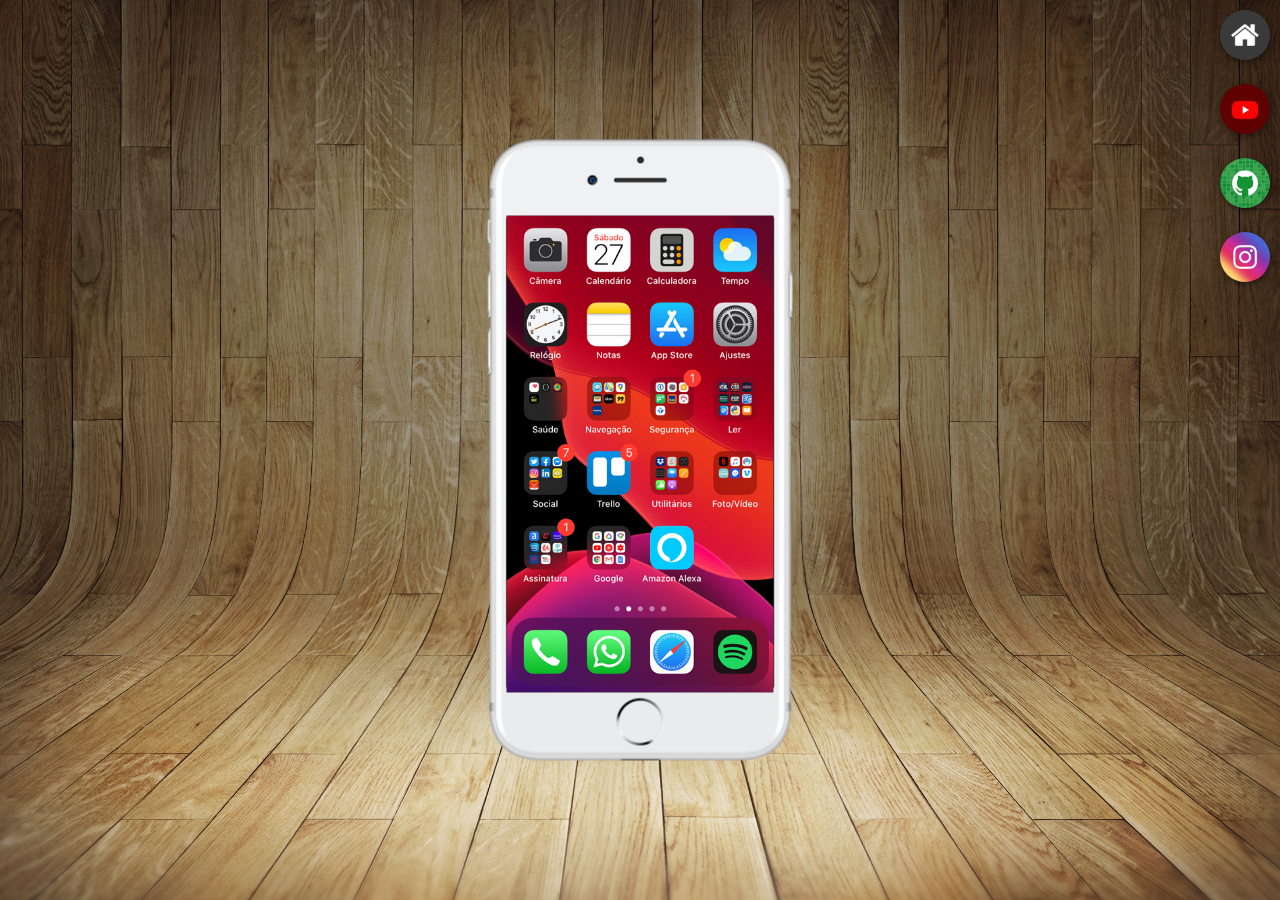
<file: index.html>
<!DOCTYPE html>
<html lang="pt-br">
<head>
    <meta charset="UTF-8">
    <meta name="viewport" content="width=device-width, initial-scale=1.0">
    <title>Projeto Social</title>
    <link rel="stylesheet" href="estilo/style.css">
</head>
<body>
    <main>
        <section id="telefone">
            <iframe src="home.html" frameborder="0" name="tela" id="tela"></iframe>
        </section>
        <section id="redes-sociais">
            <a href="home.html" target="tela"><img src="imagens/logo-home.jpg" alt="Logo Home"></a>
            <a href="youtube.html" target="tela"><img src="imagens/logo-youtube.jpg" alt="Logo Youtube"></a> 
            <a href="github.html" target="tela"><img src="imagens/logo-github.jpg" alt="Logo Github"></a> 
            <a href="instagram.html" target="tela"><img src="imagens/logo-instagram.jpg" alt="Logo Instagram"></a>
        </section>
    </main>
</body>
</html>
</file>
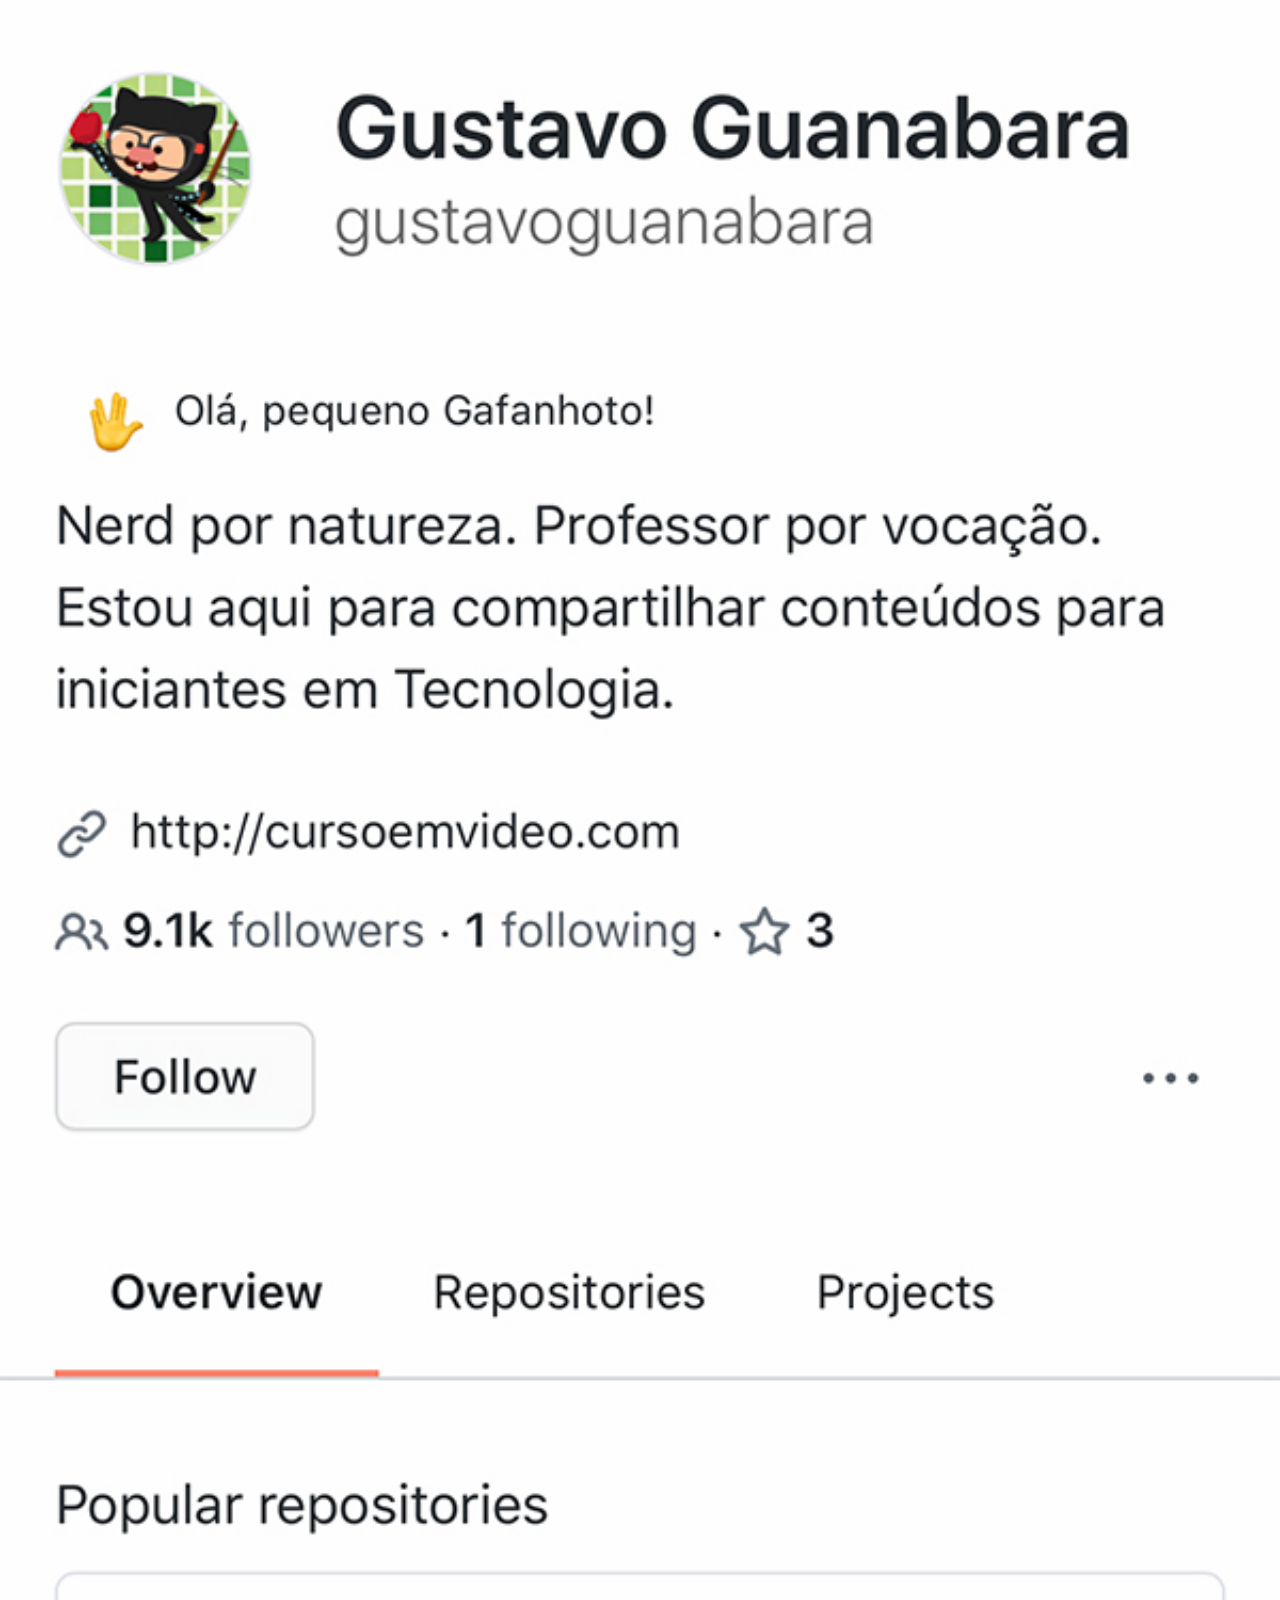
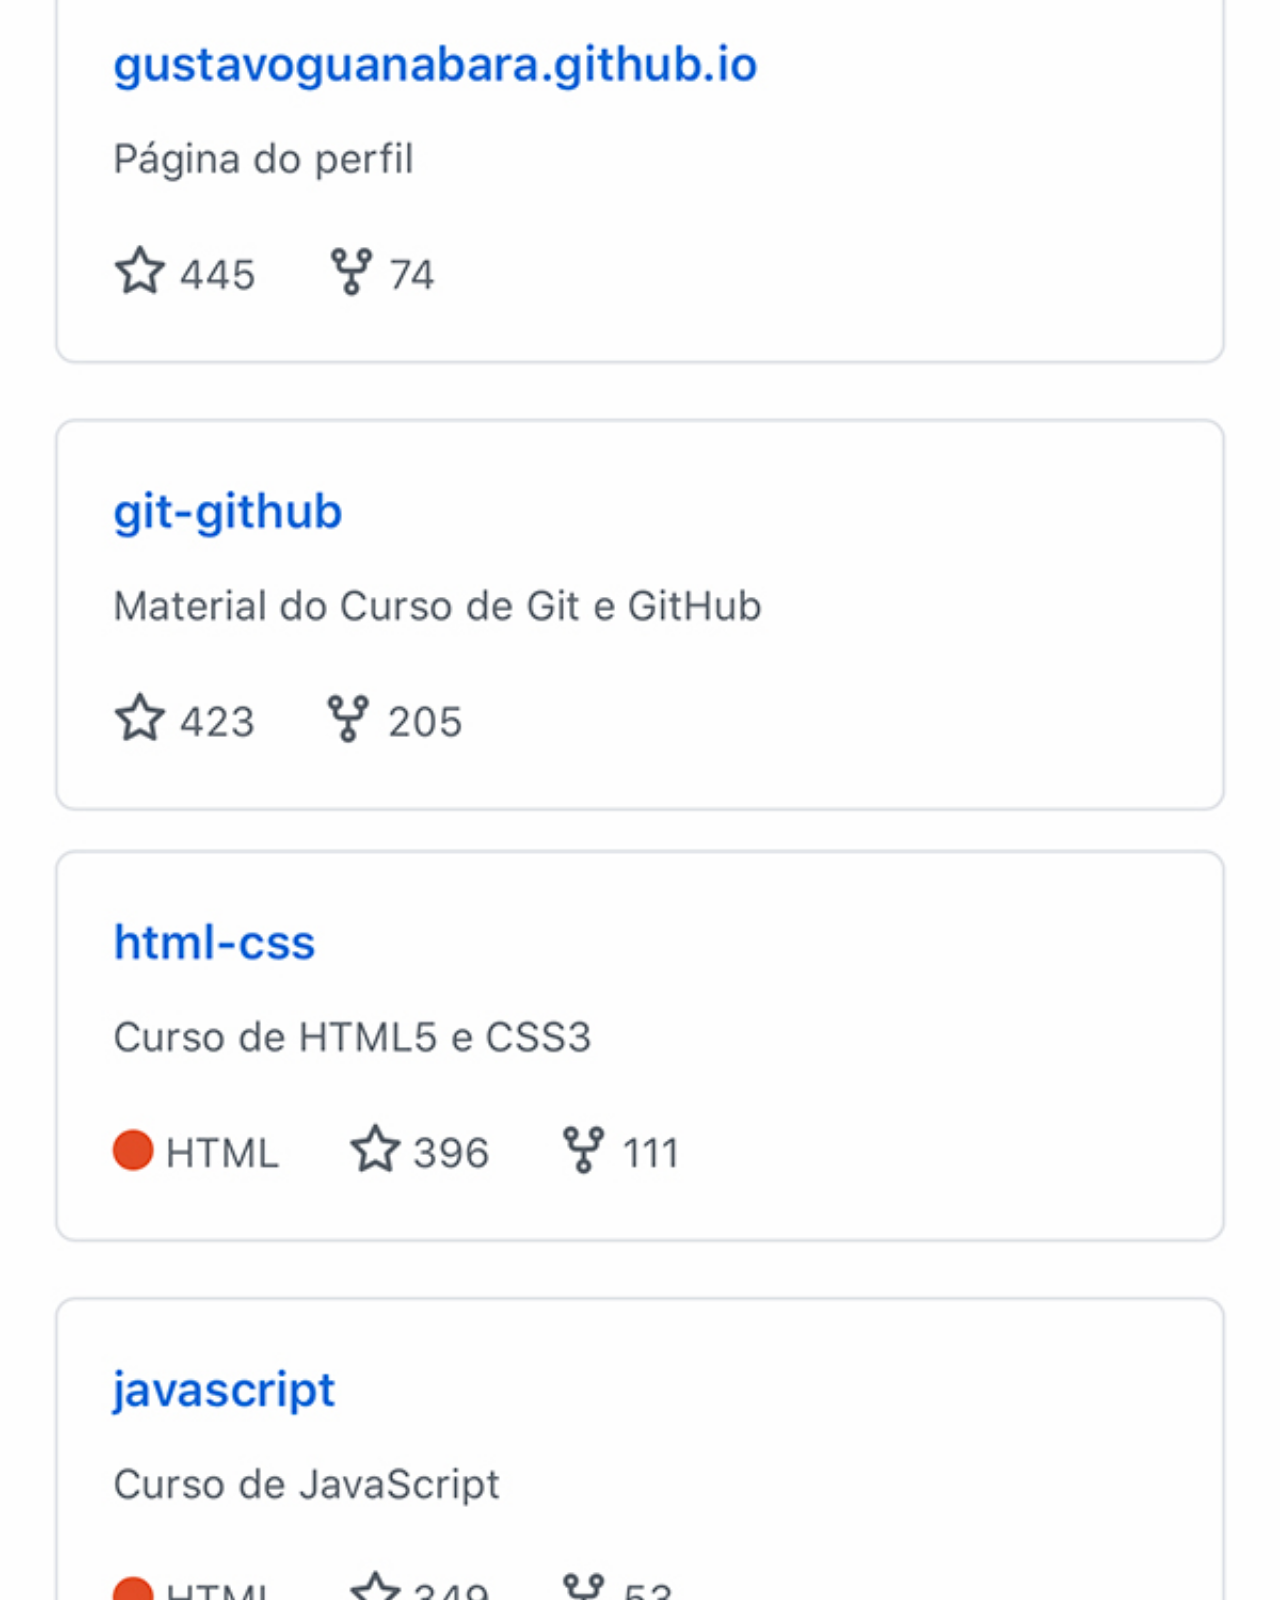
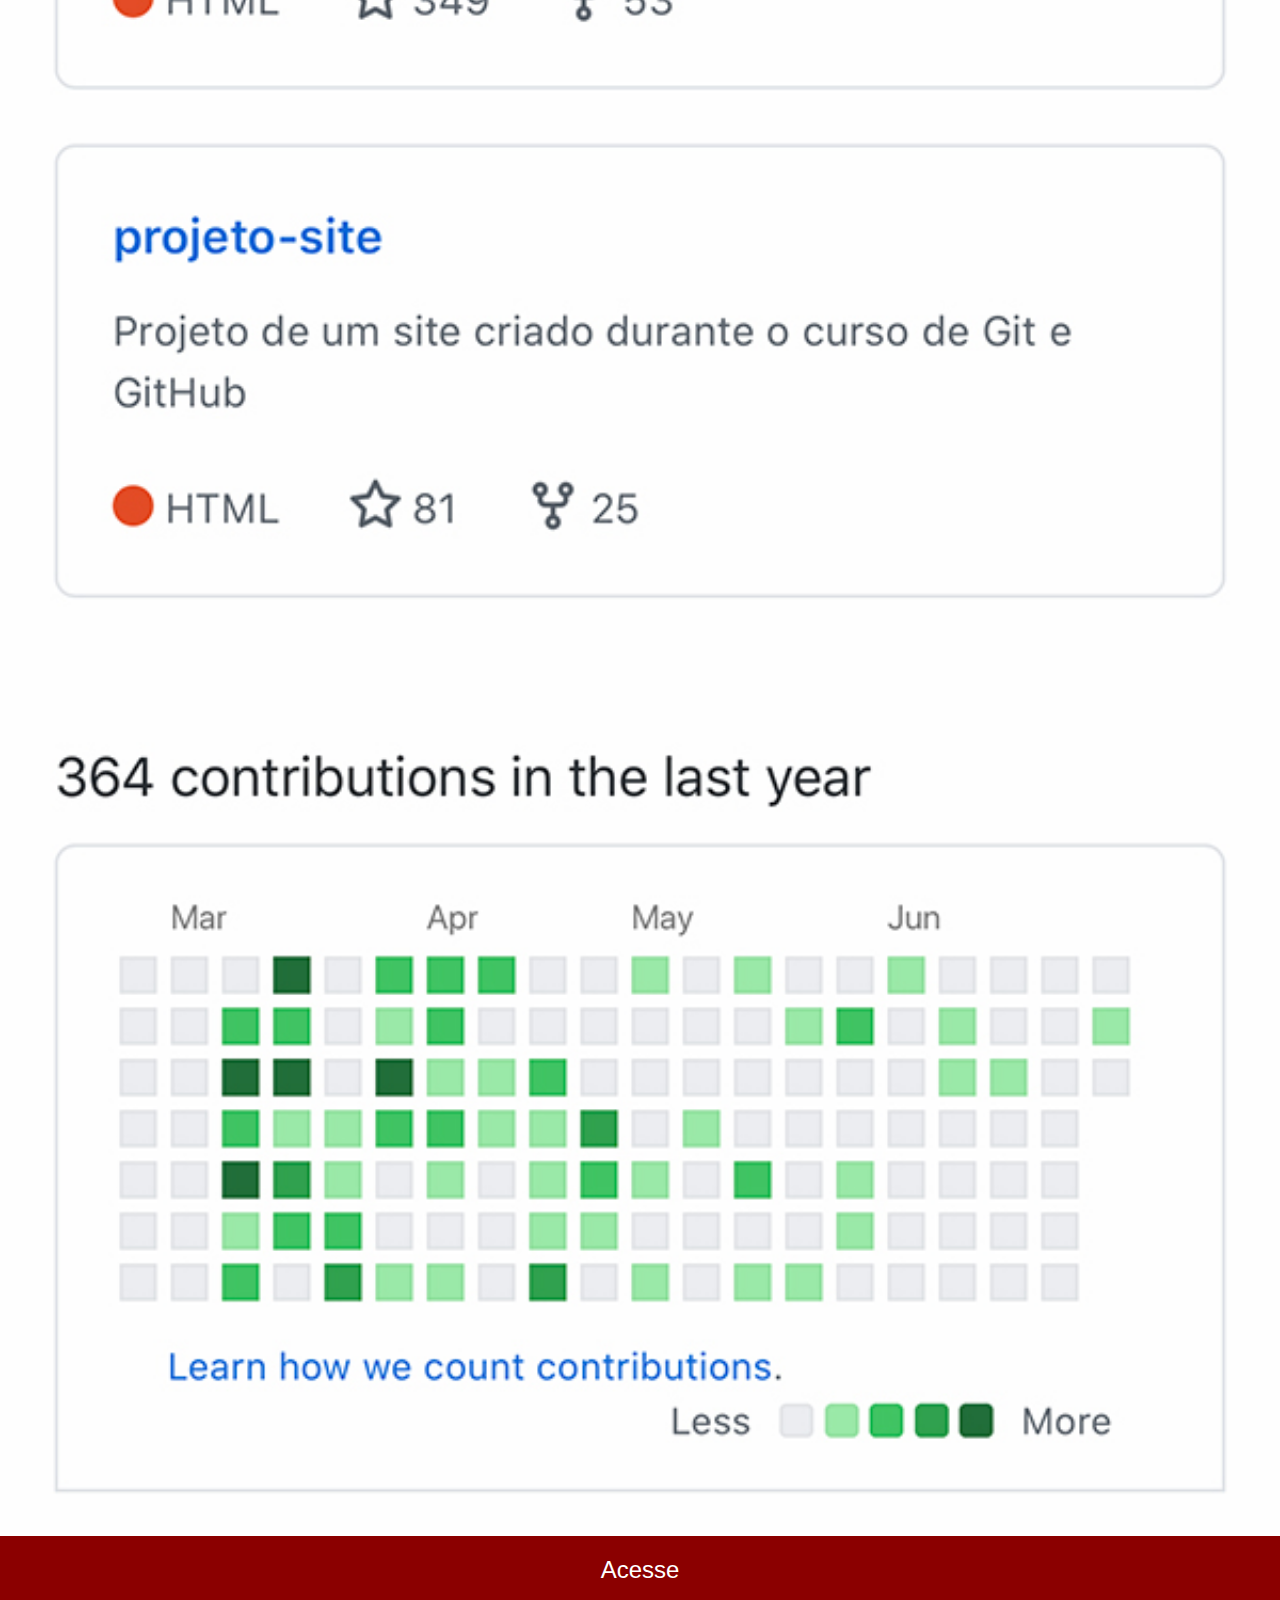
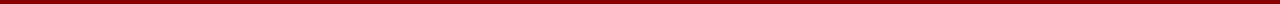
<file: github.html>
<!DOCTYPE html>
<html lang="pt-br">
<head>
    <meta charset="UTF-8">
    <meta name="viewport" content="width=device-width, initial-scale=1.0">
    <title>Git Hub</title>
    <link rel="stylesheet" href="estilo/social.css">
</head>
<body>
    <img src="imagens/tela-github.jpg" alt="Tela GitHub">
    <a href="https://github.com/gustavoguanabara" target="_blank">Acesse</a>
</body>
</html>
</file>
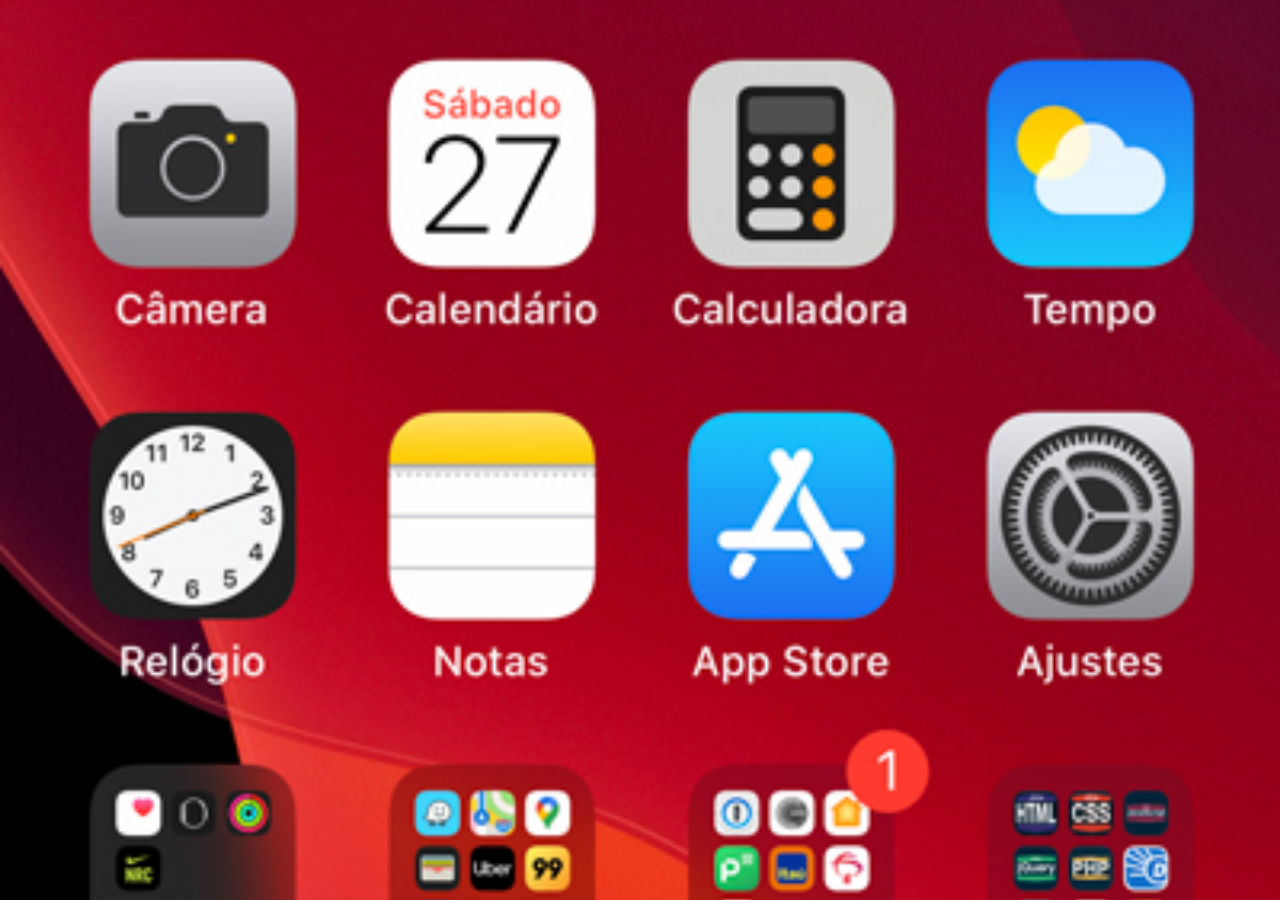
<file: home.html>
<!DOCTYPE html>
<html lang="pt-br">
<head>
    <meta charset="UTF-8">
    <meta name="viewport" content="width=device-width, initial-scale=1.0">
    <title>Home</title>
    <style>
        * {
            margin: 0;
            padding: 0;
        }
        body {
            height: 100vh;
            width: 100vw;
            background-image: url(imagens/tela-home.jpg);
            background-color: black;
            background-position: top center;
            background-repeat: no-repeat;
            background-size: cover;
        }
    </style>
</head>
<body>
    
</body>
</html>
</file>
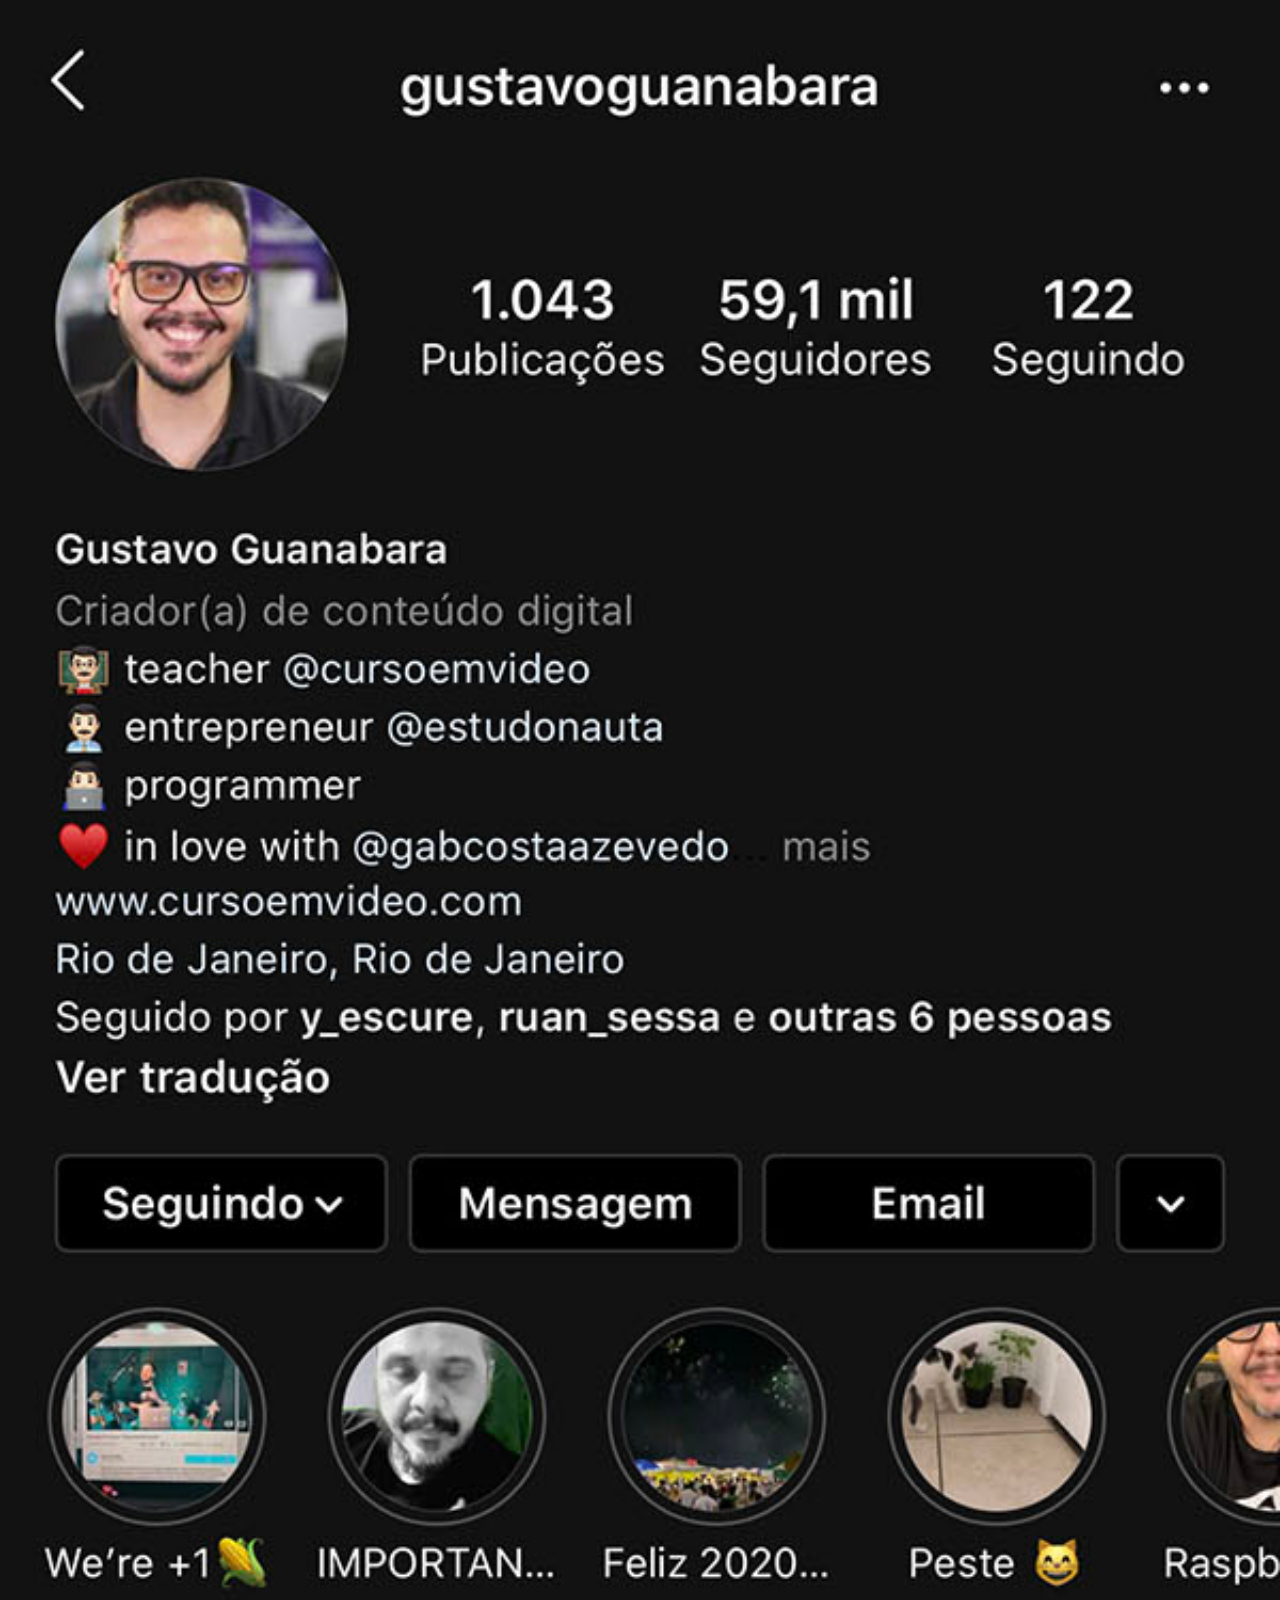
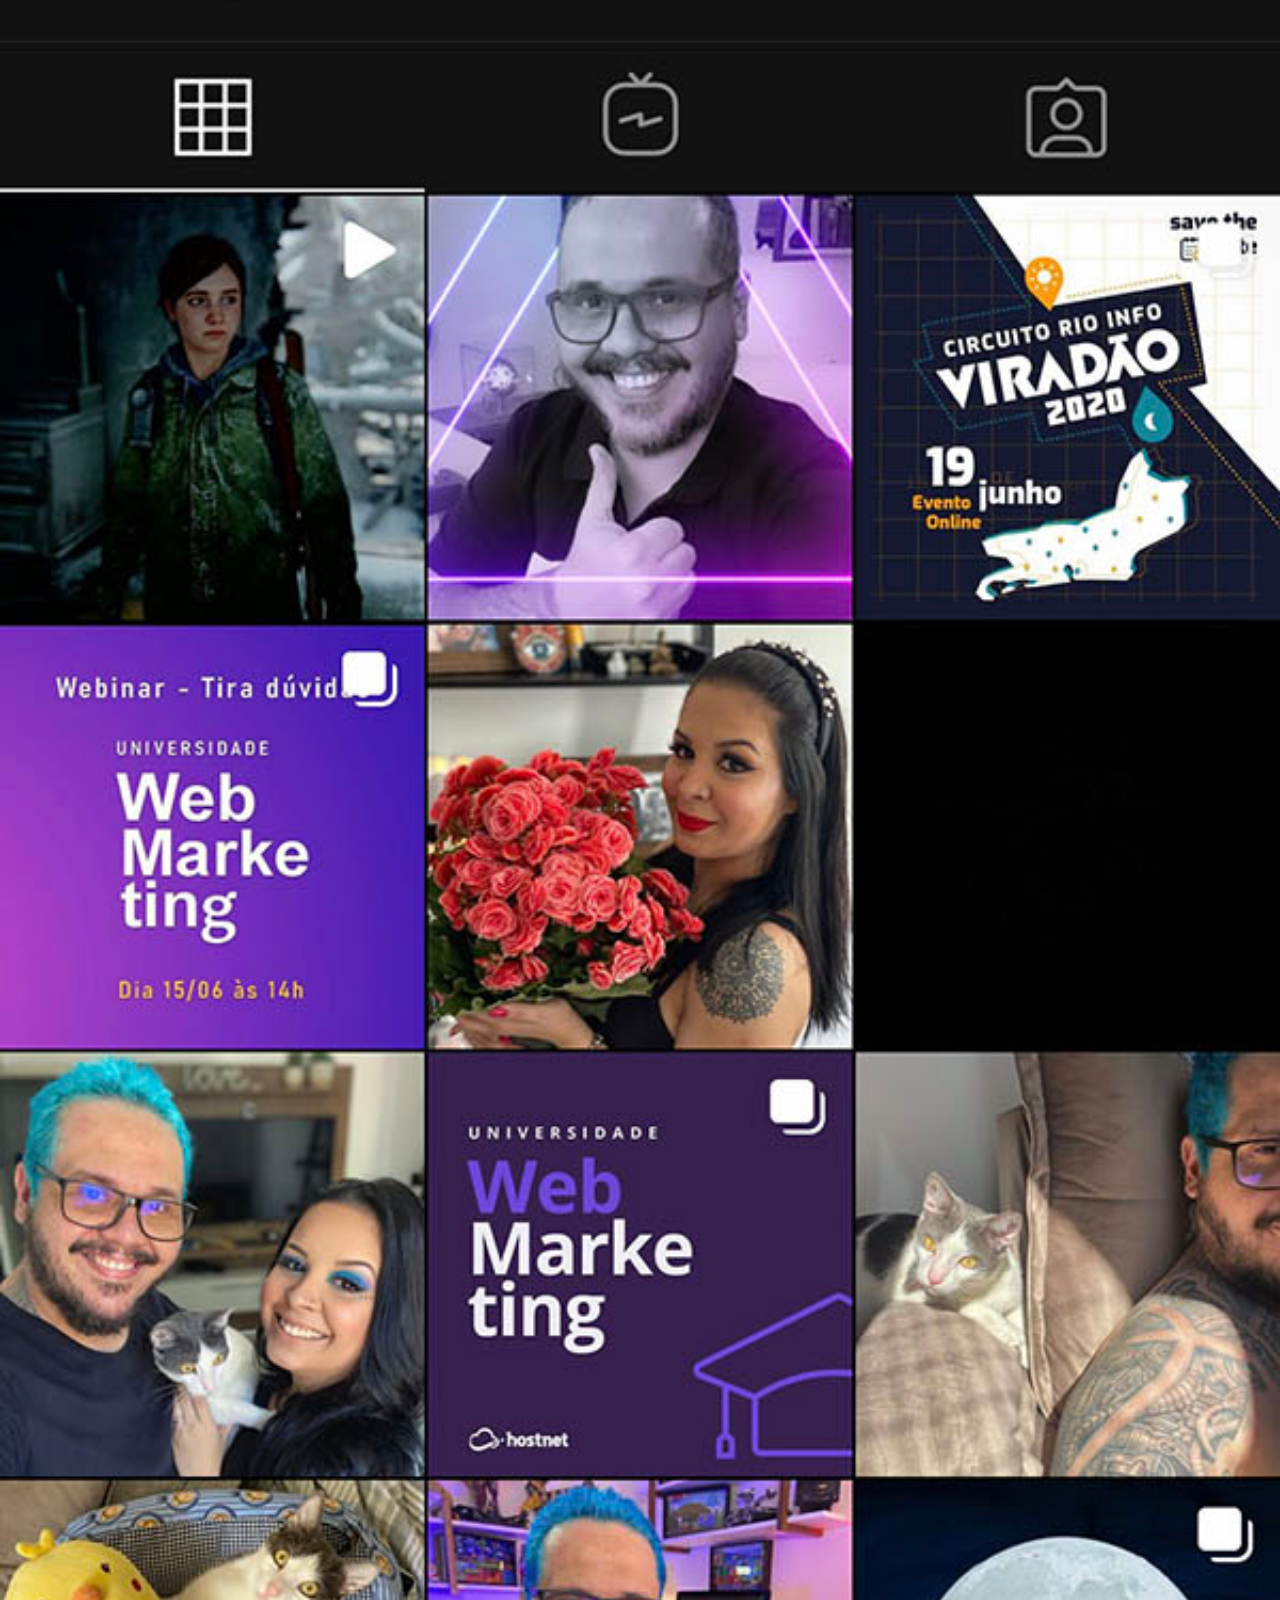
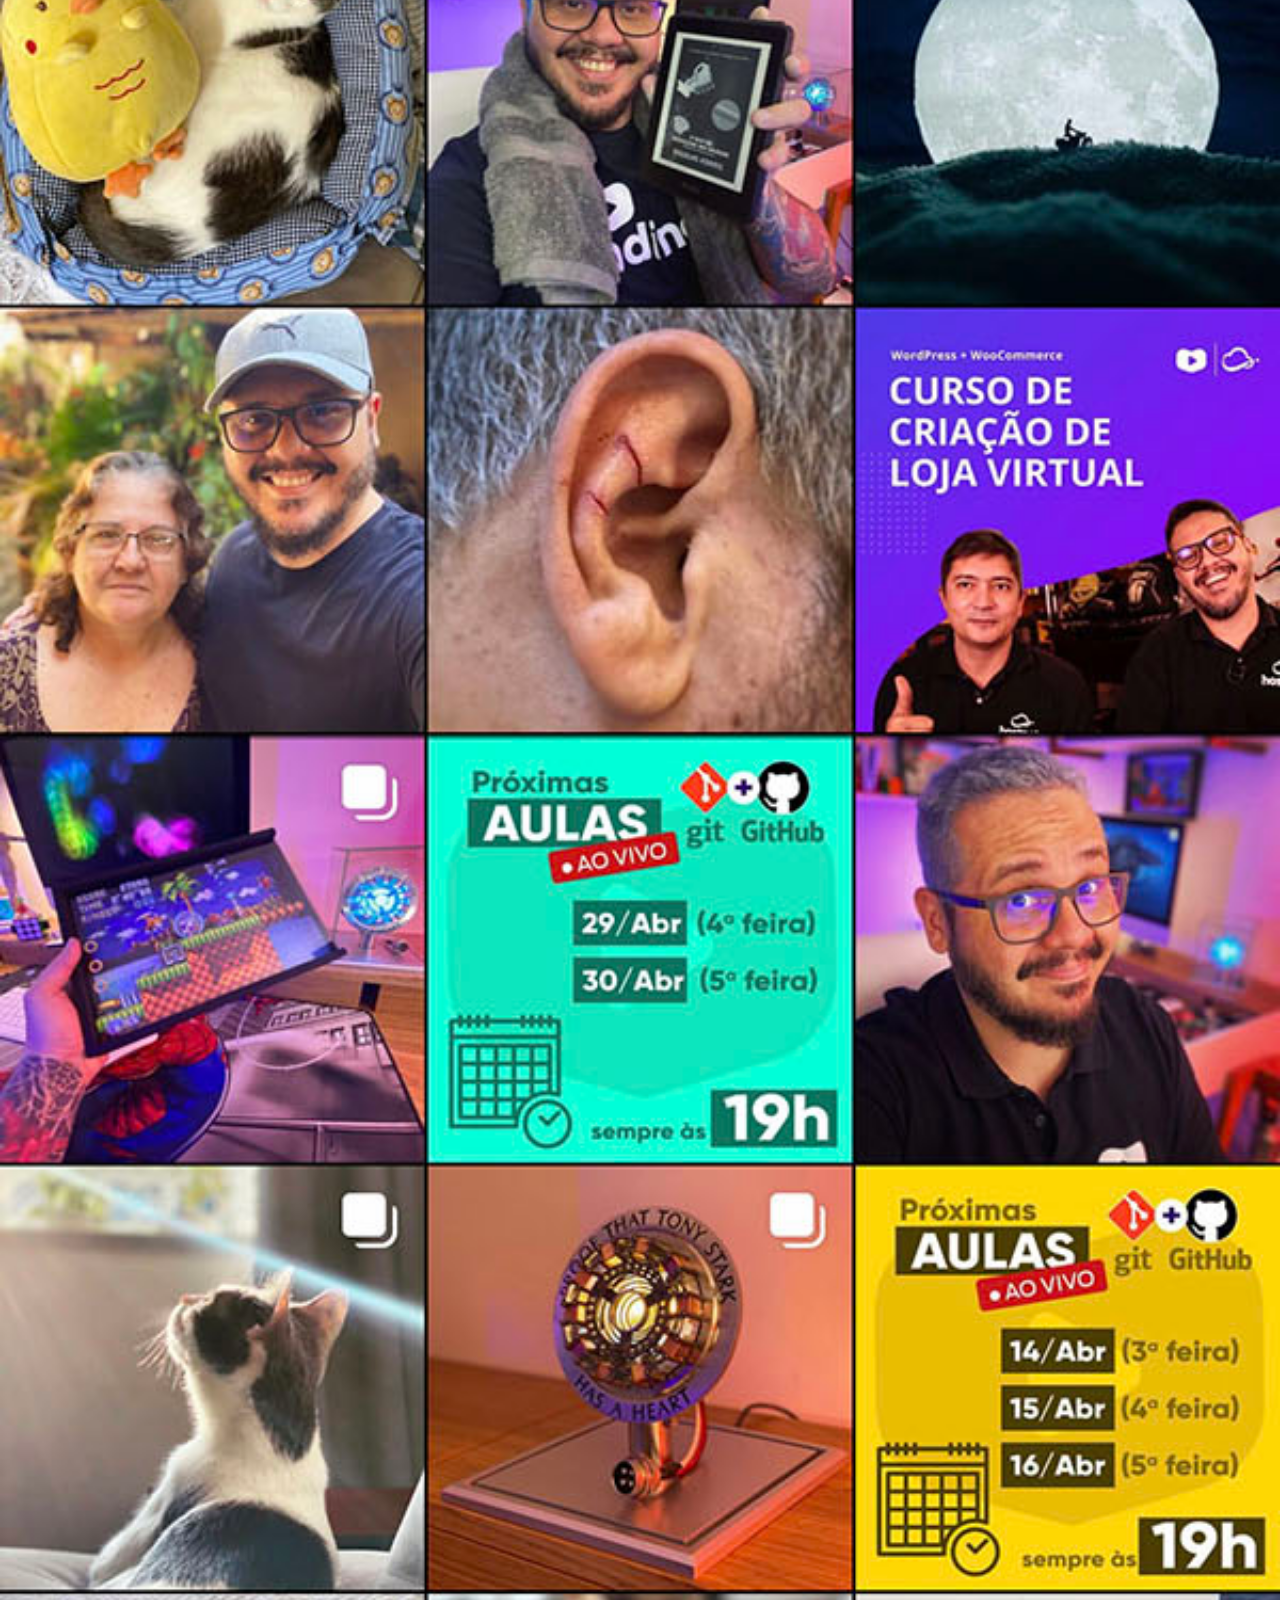
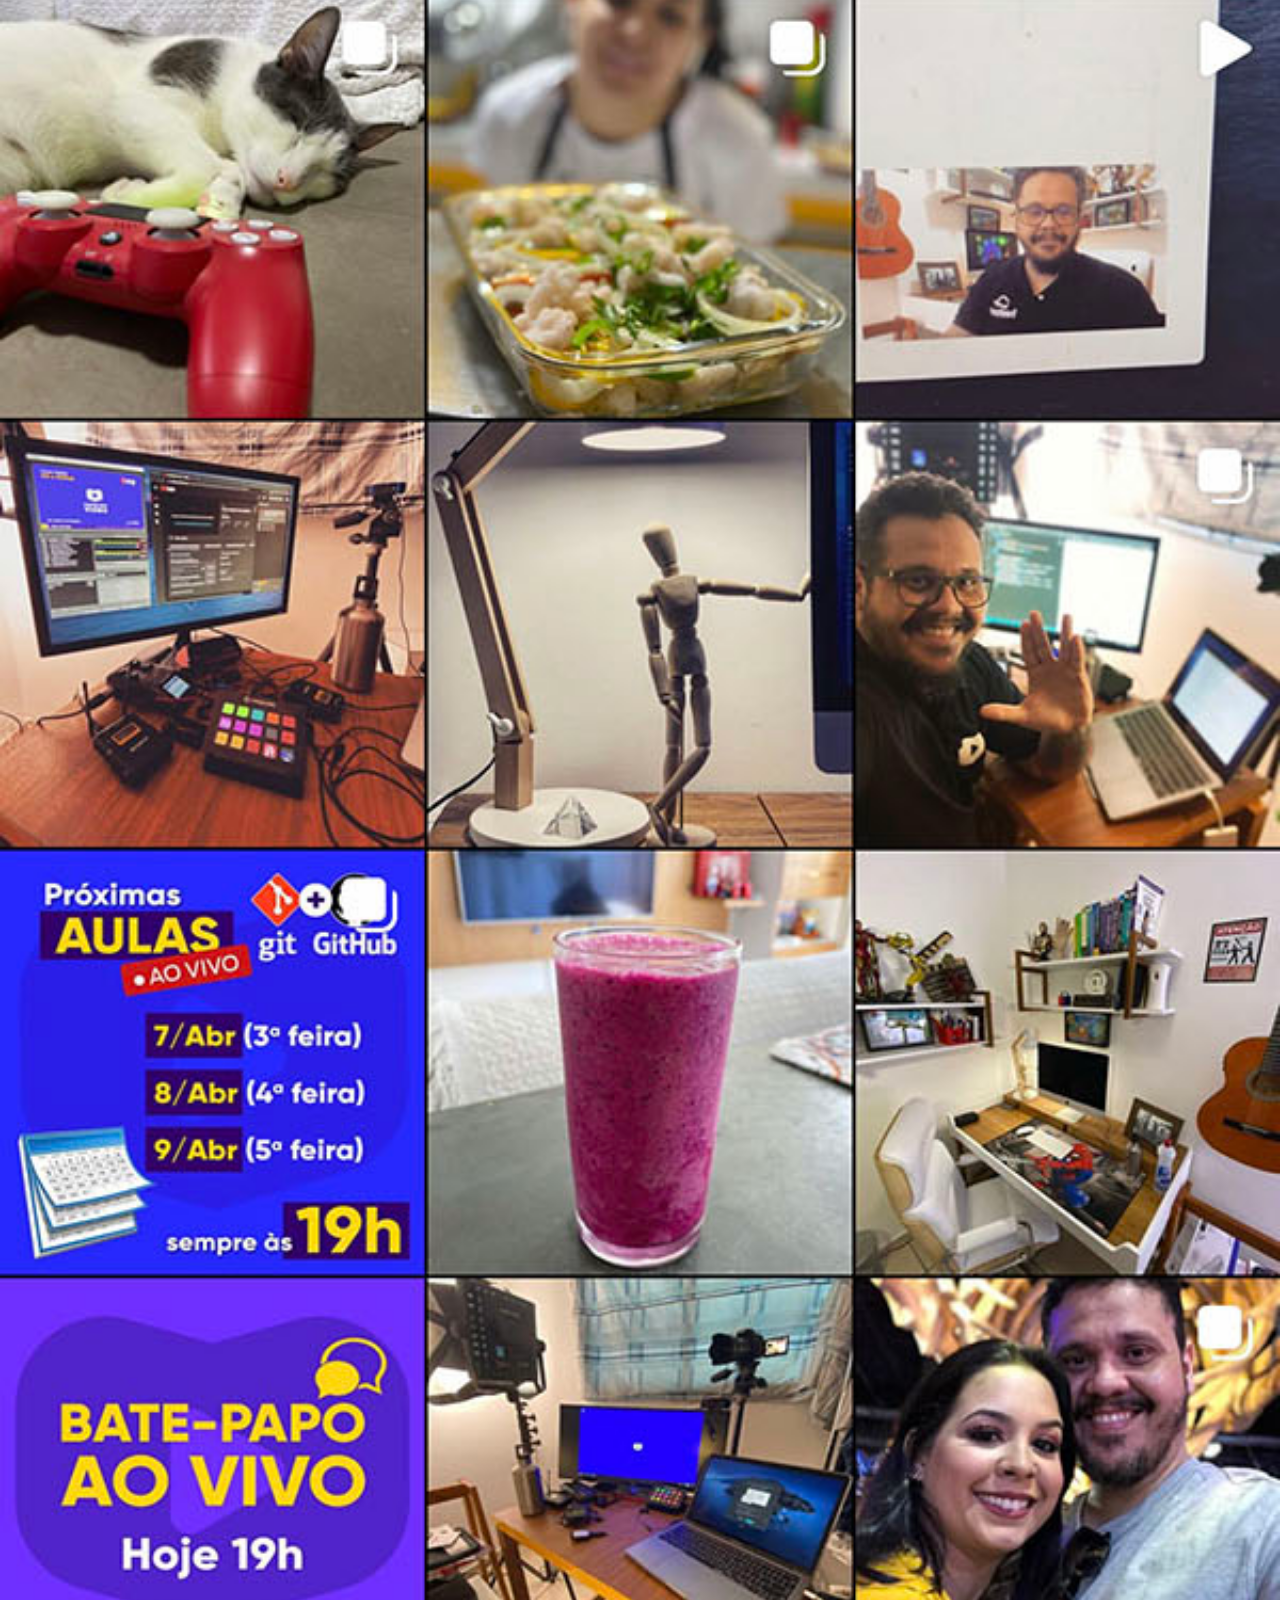
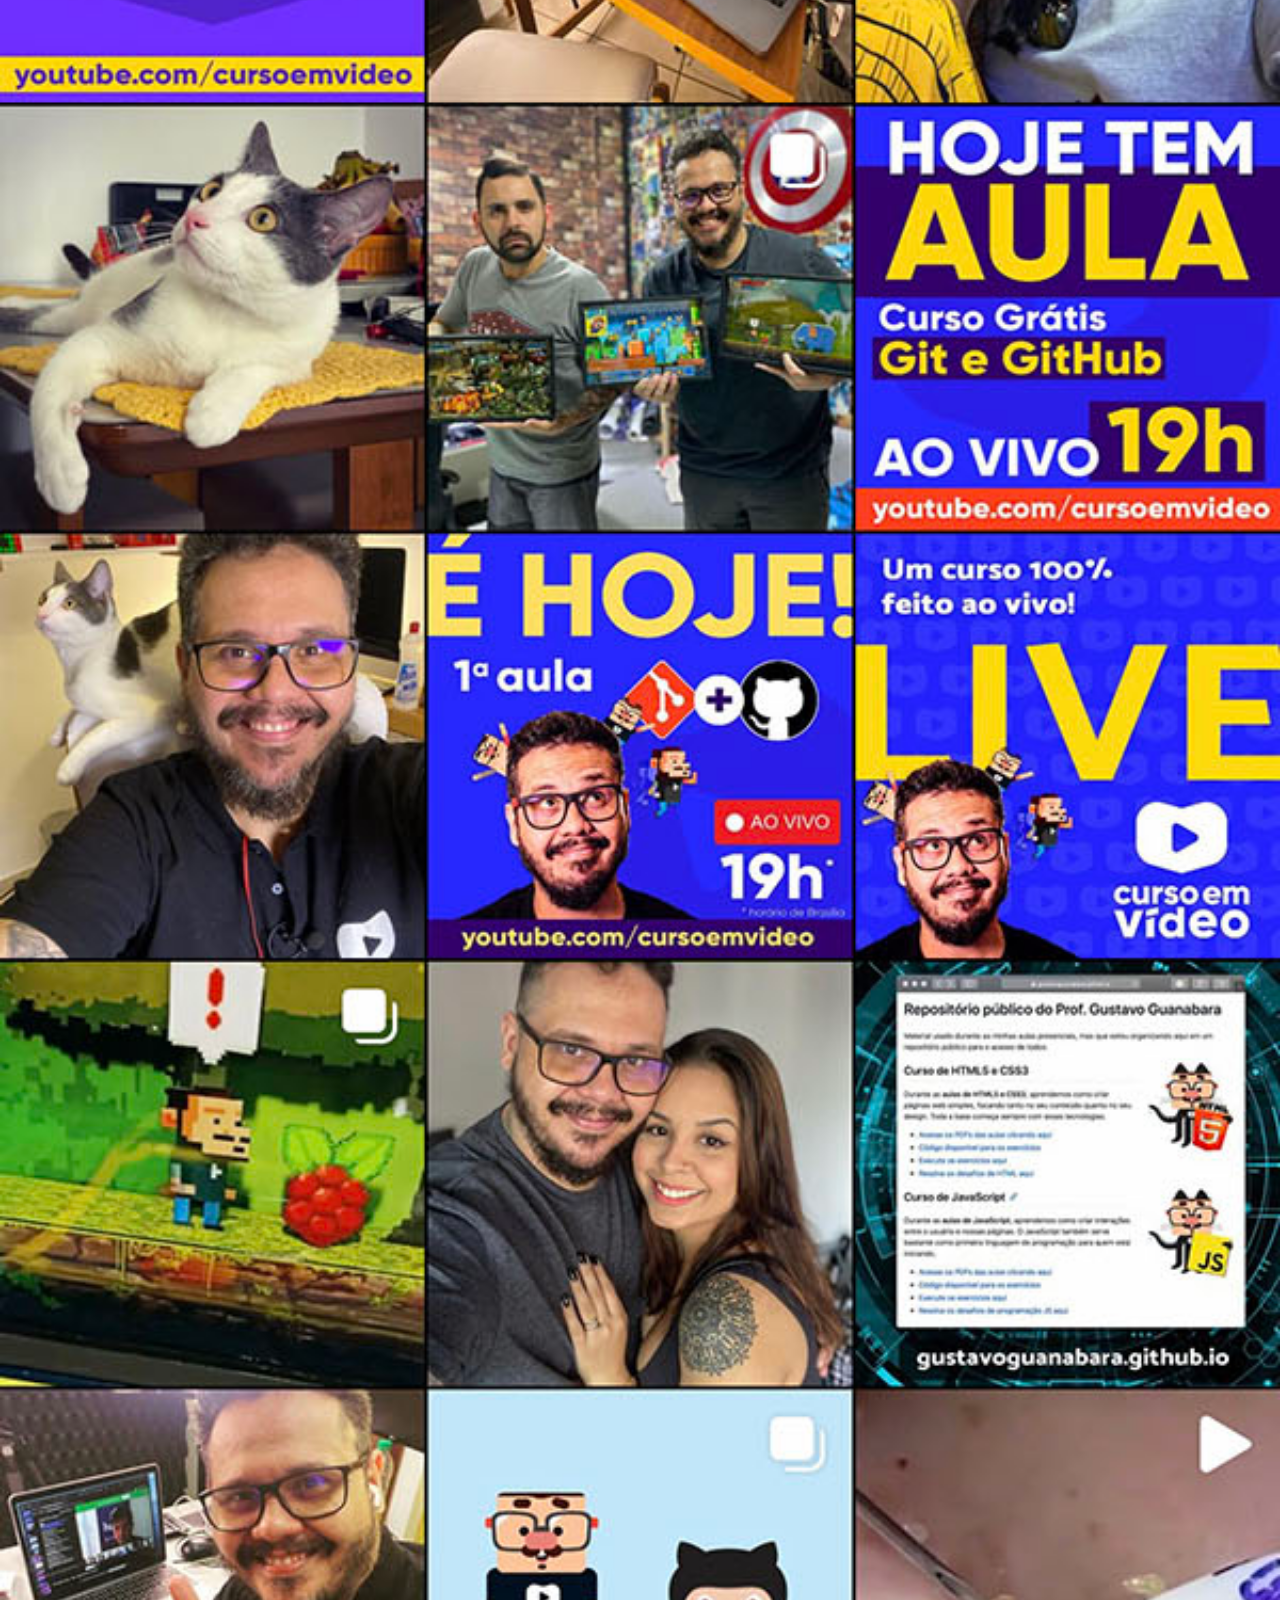
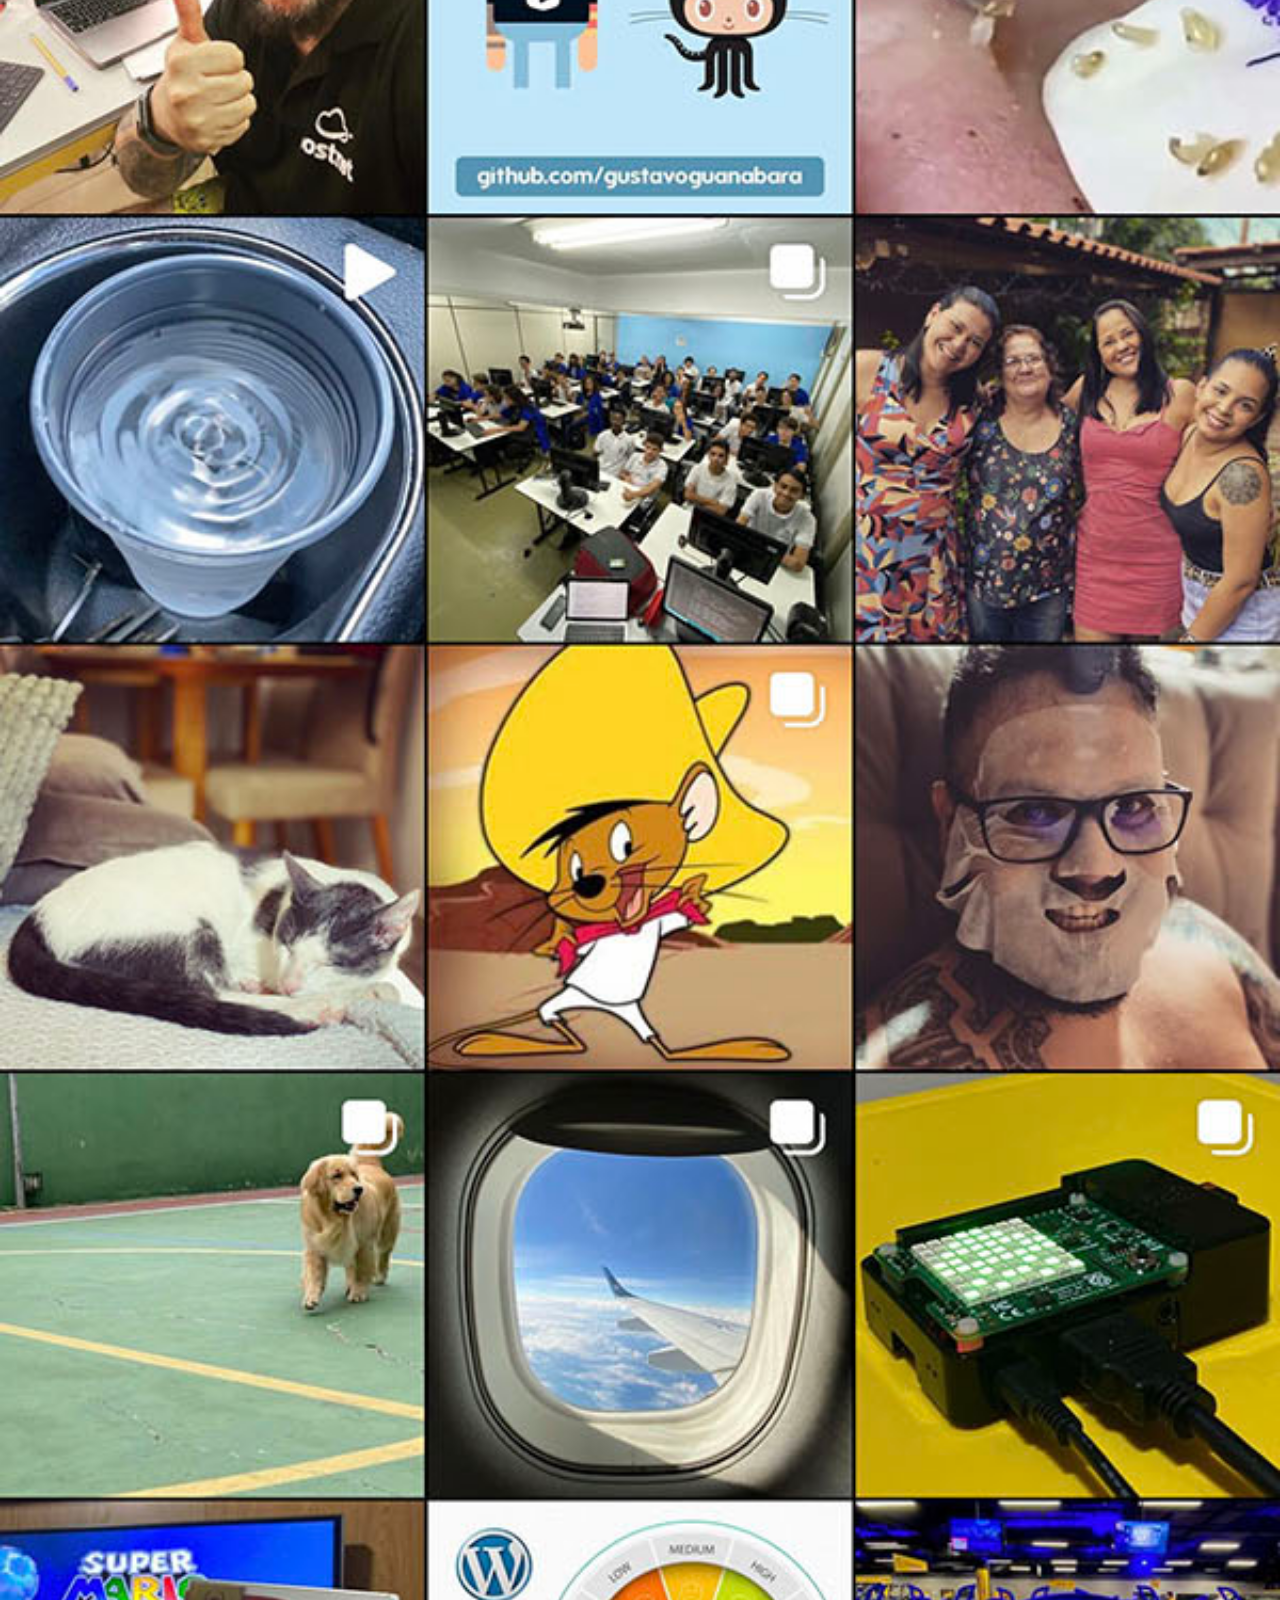
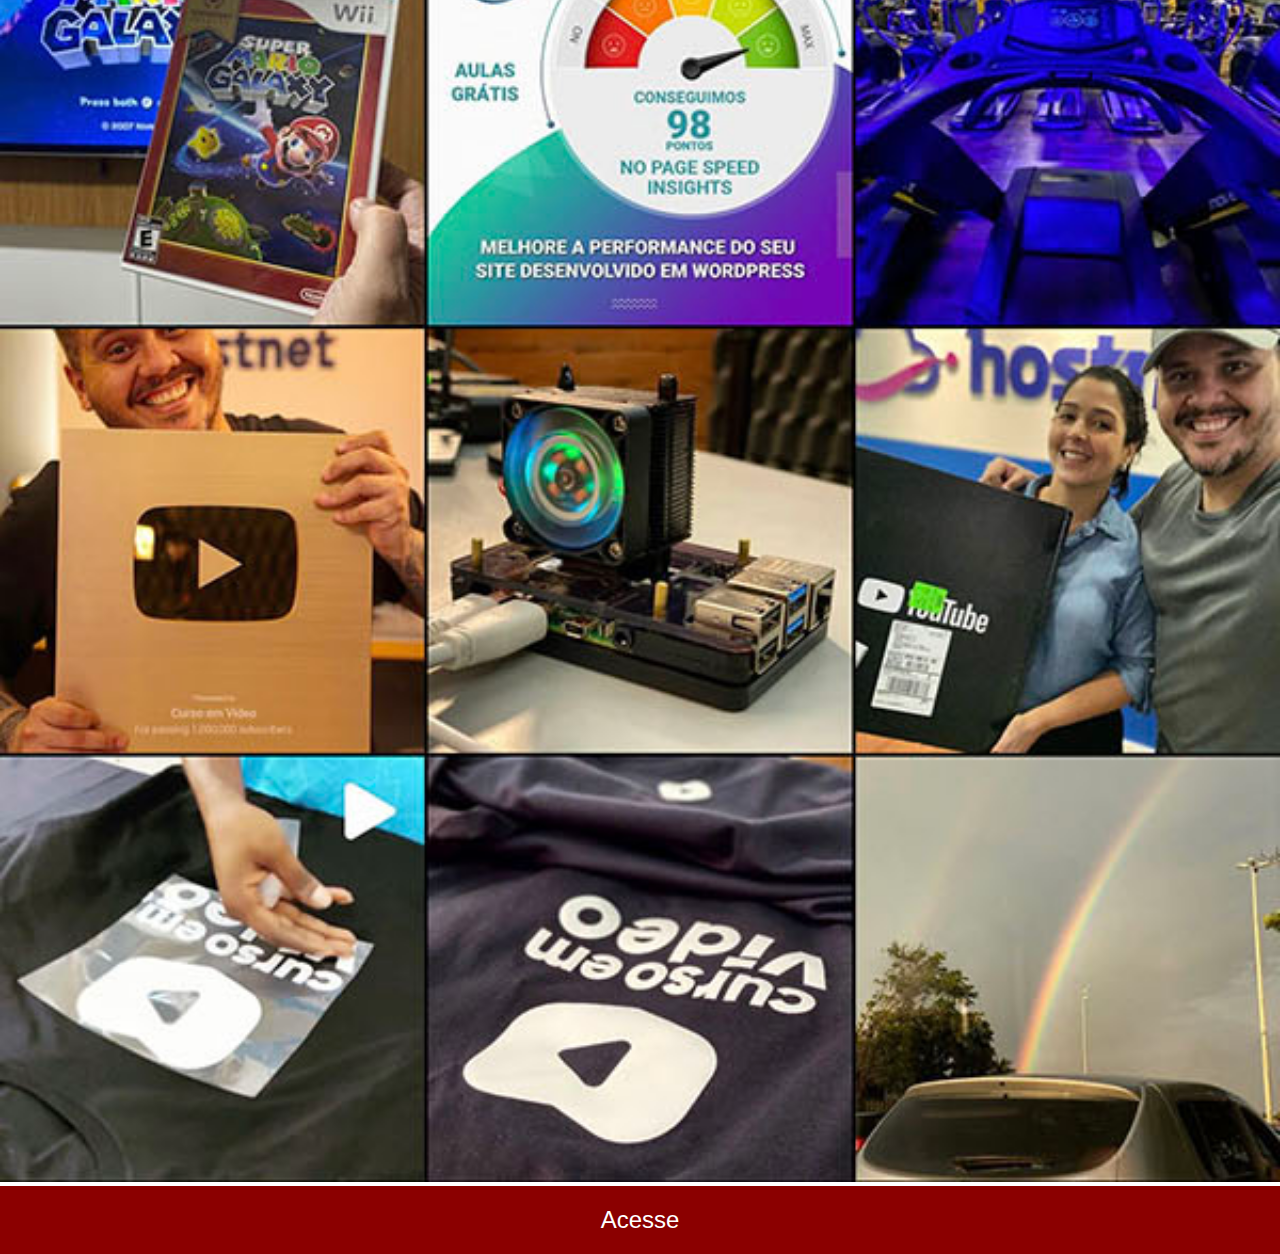
<file: instagram.html>
<!DOCTYPE html>
<html lang="pt-br">
<head>
    <meta charset="UTF-8">
    <meta name="viewport" content="width=device-width, initial-scale=1.0">
    <title>Instagram</title>
    <link rel="stylesheet" href="estilo/social.css">
</head>
<body>
    <img src="imagens/tela-instagram.jpg" alt="Tela Instagram">
    <a href="https://www.instagram.com/gustavoguanabara/" target="_blank">Acesse</a>
</body>
</html>
</file>
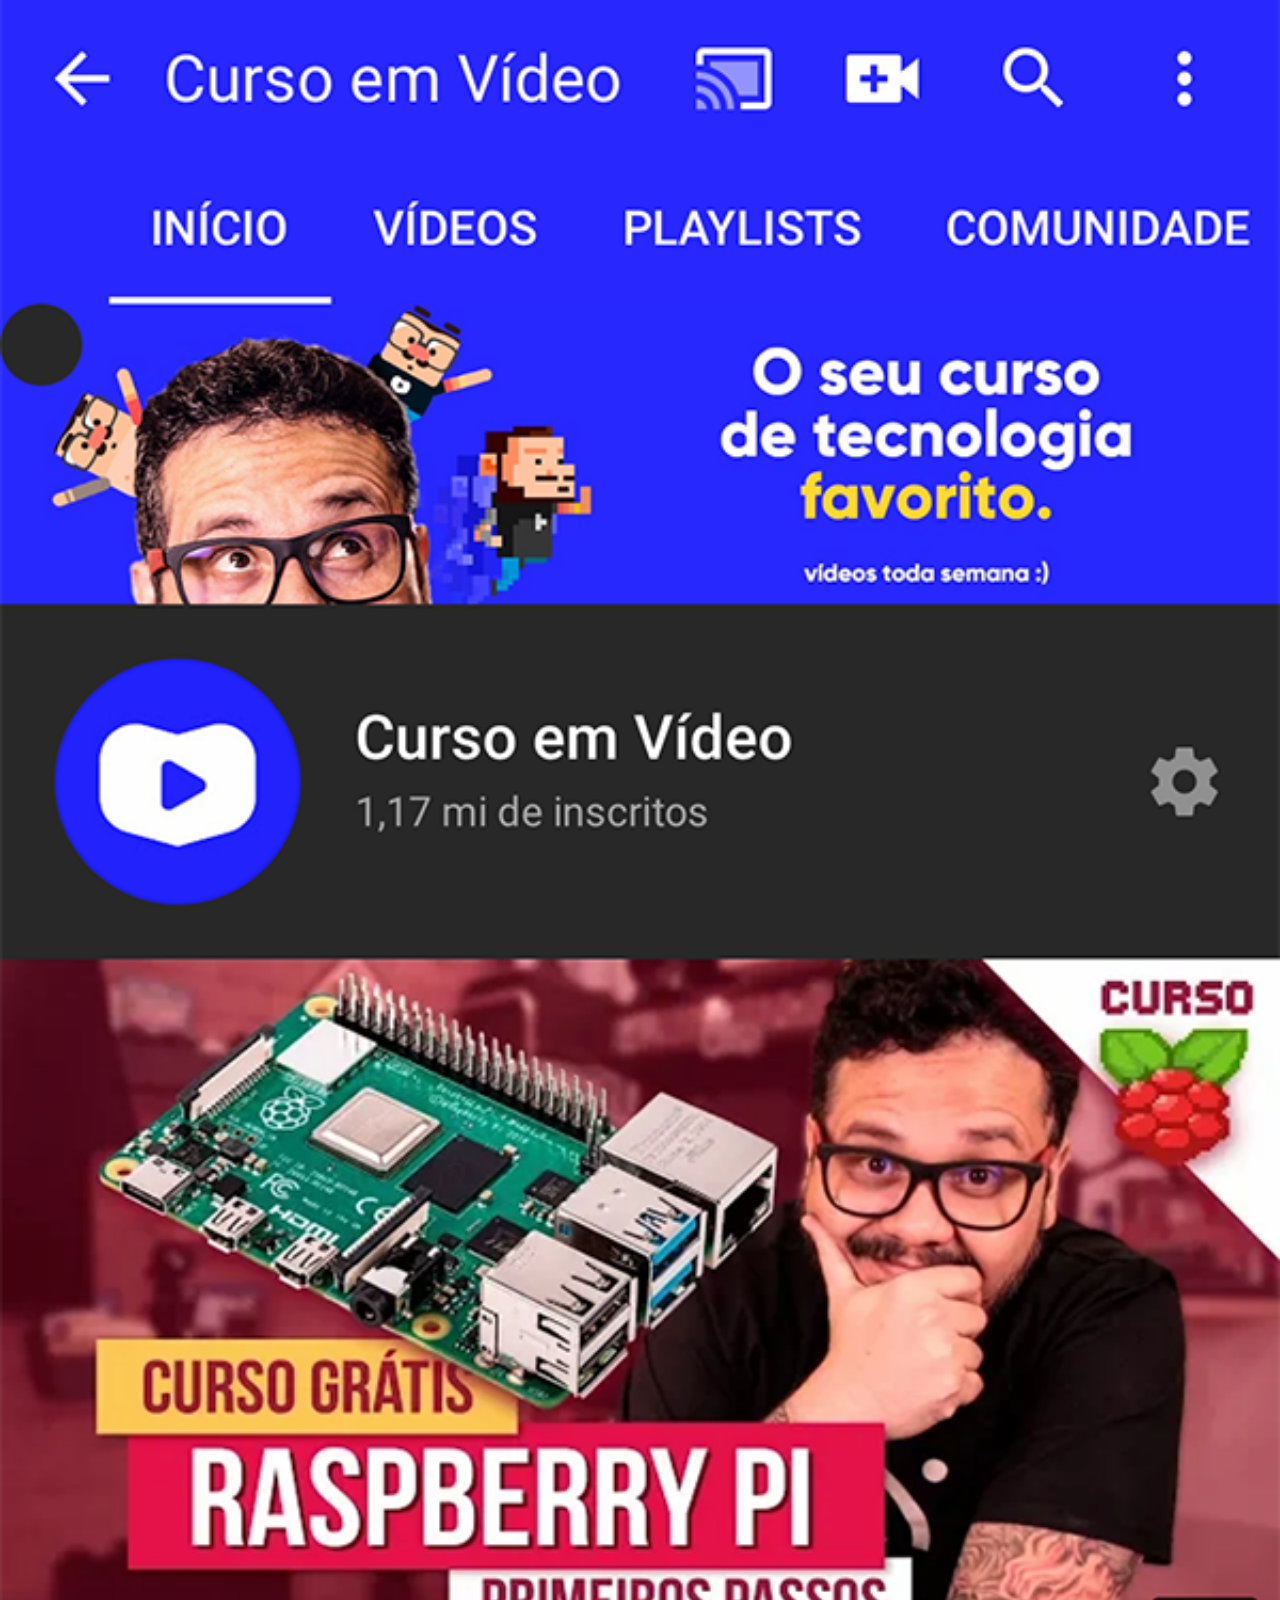
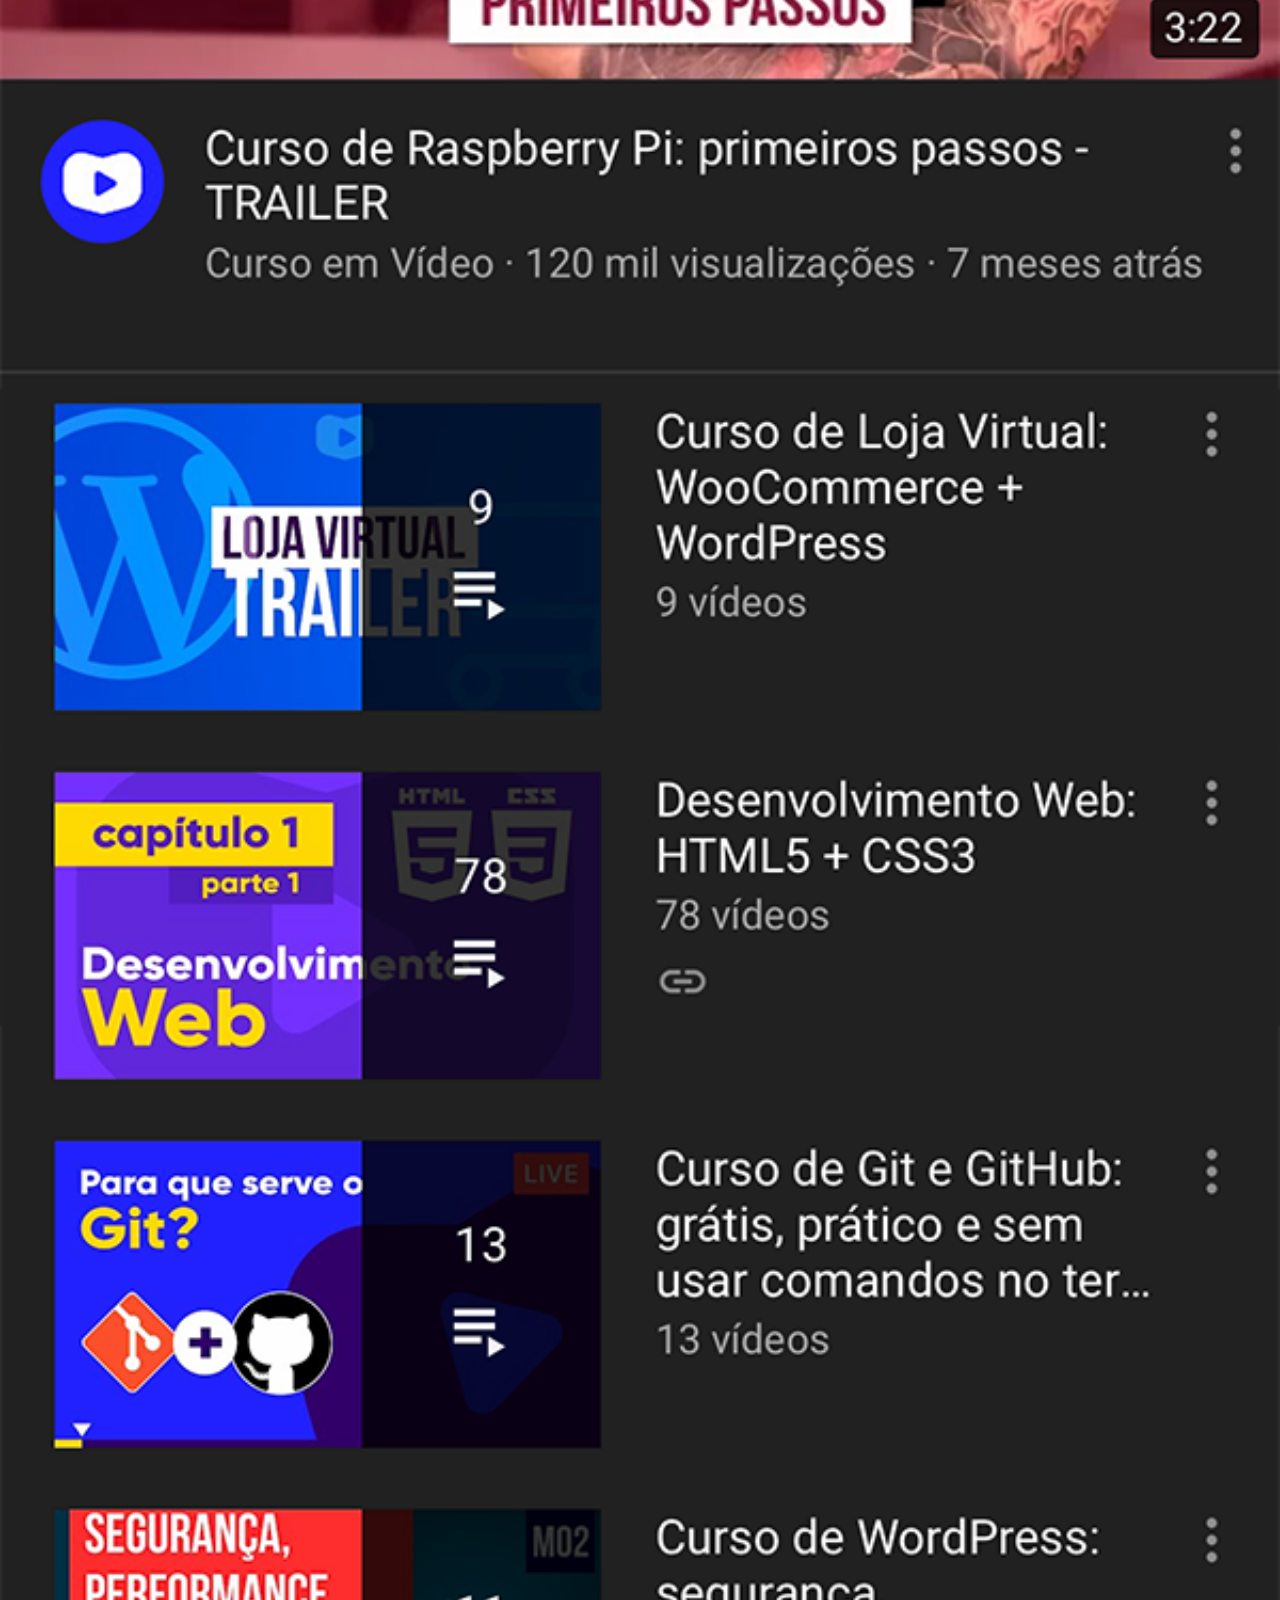
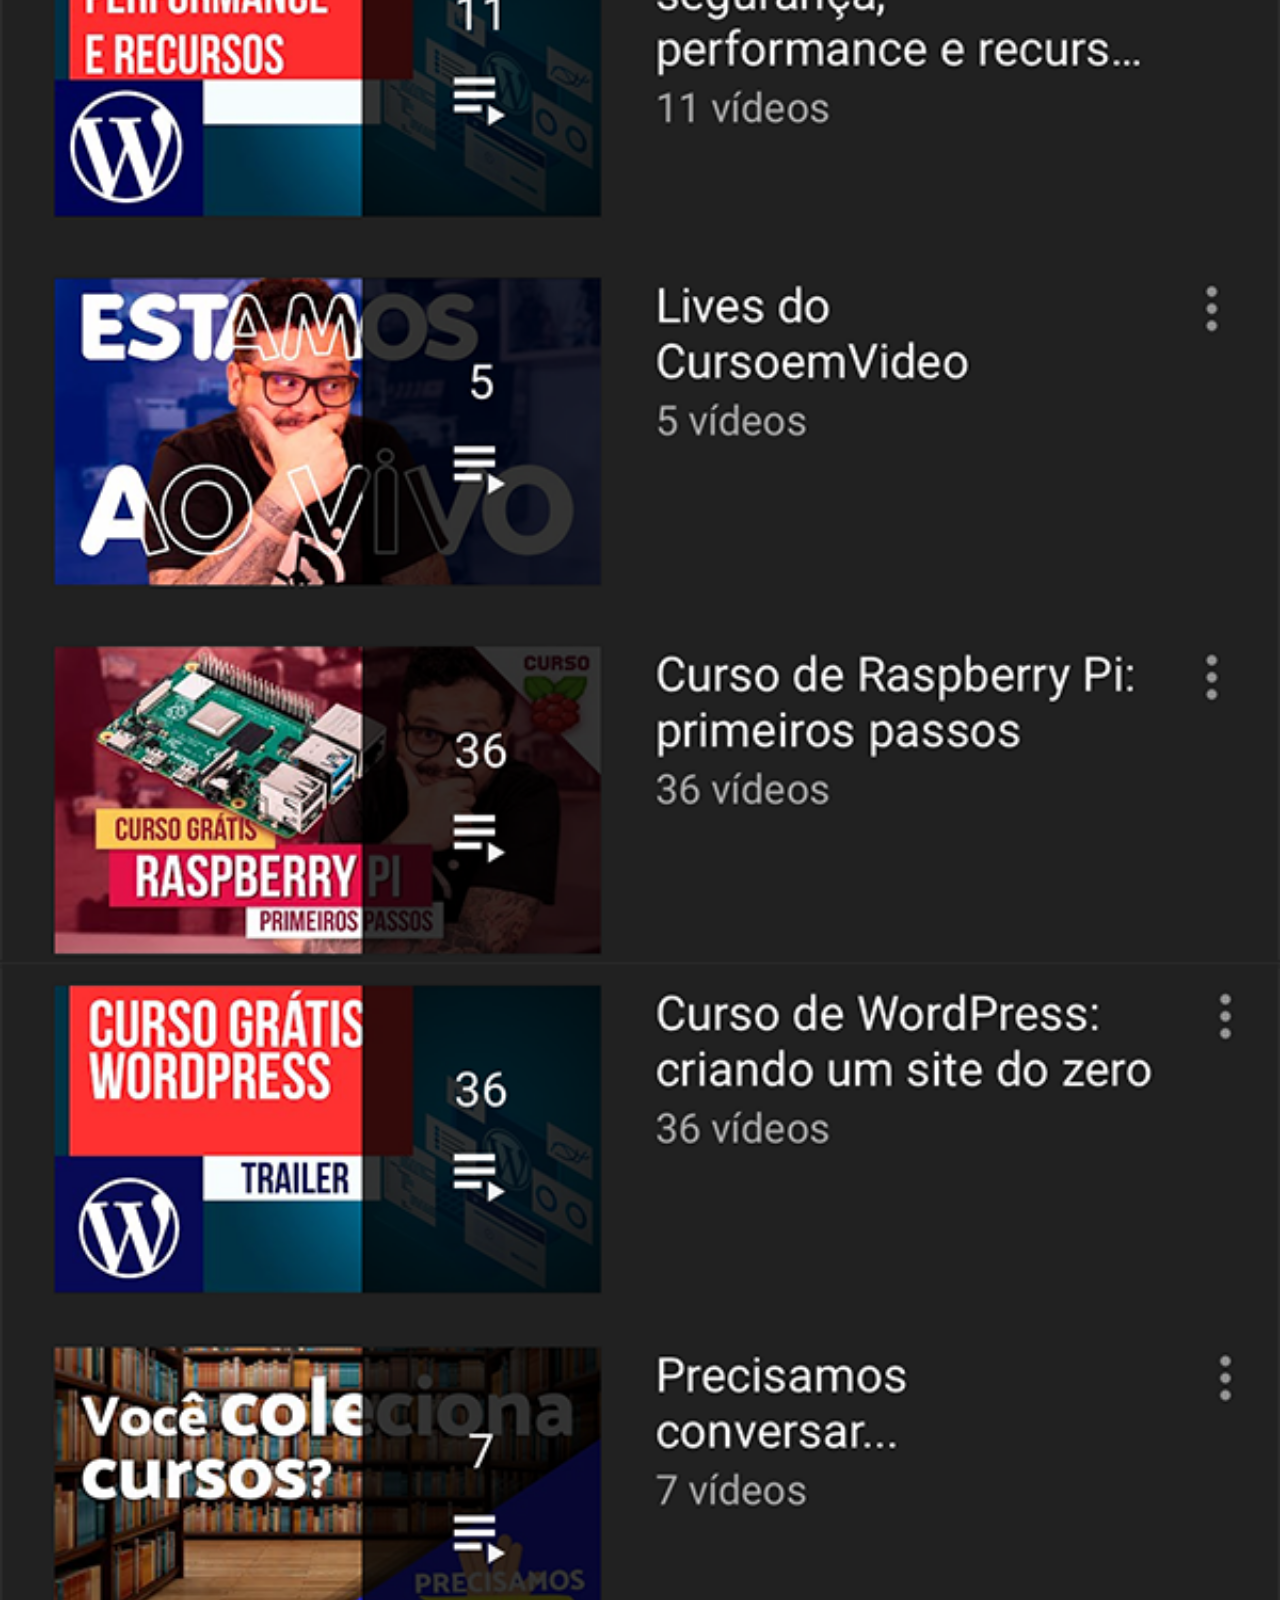
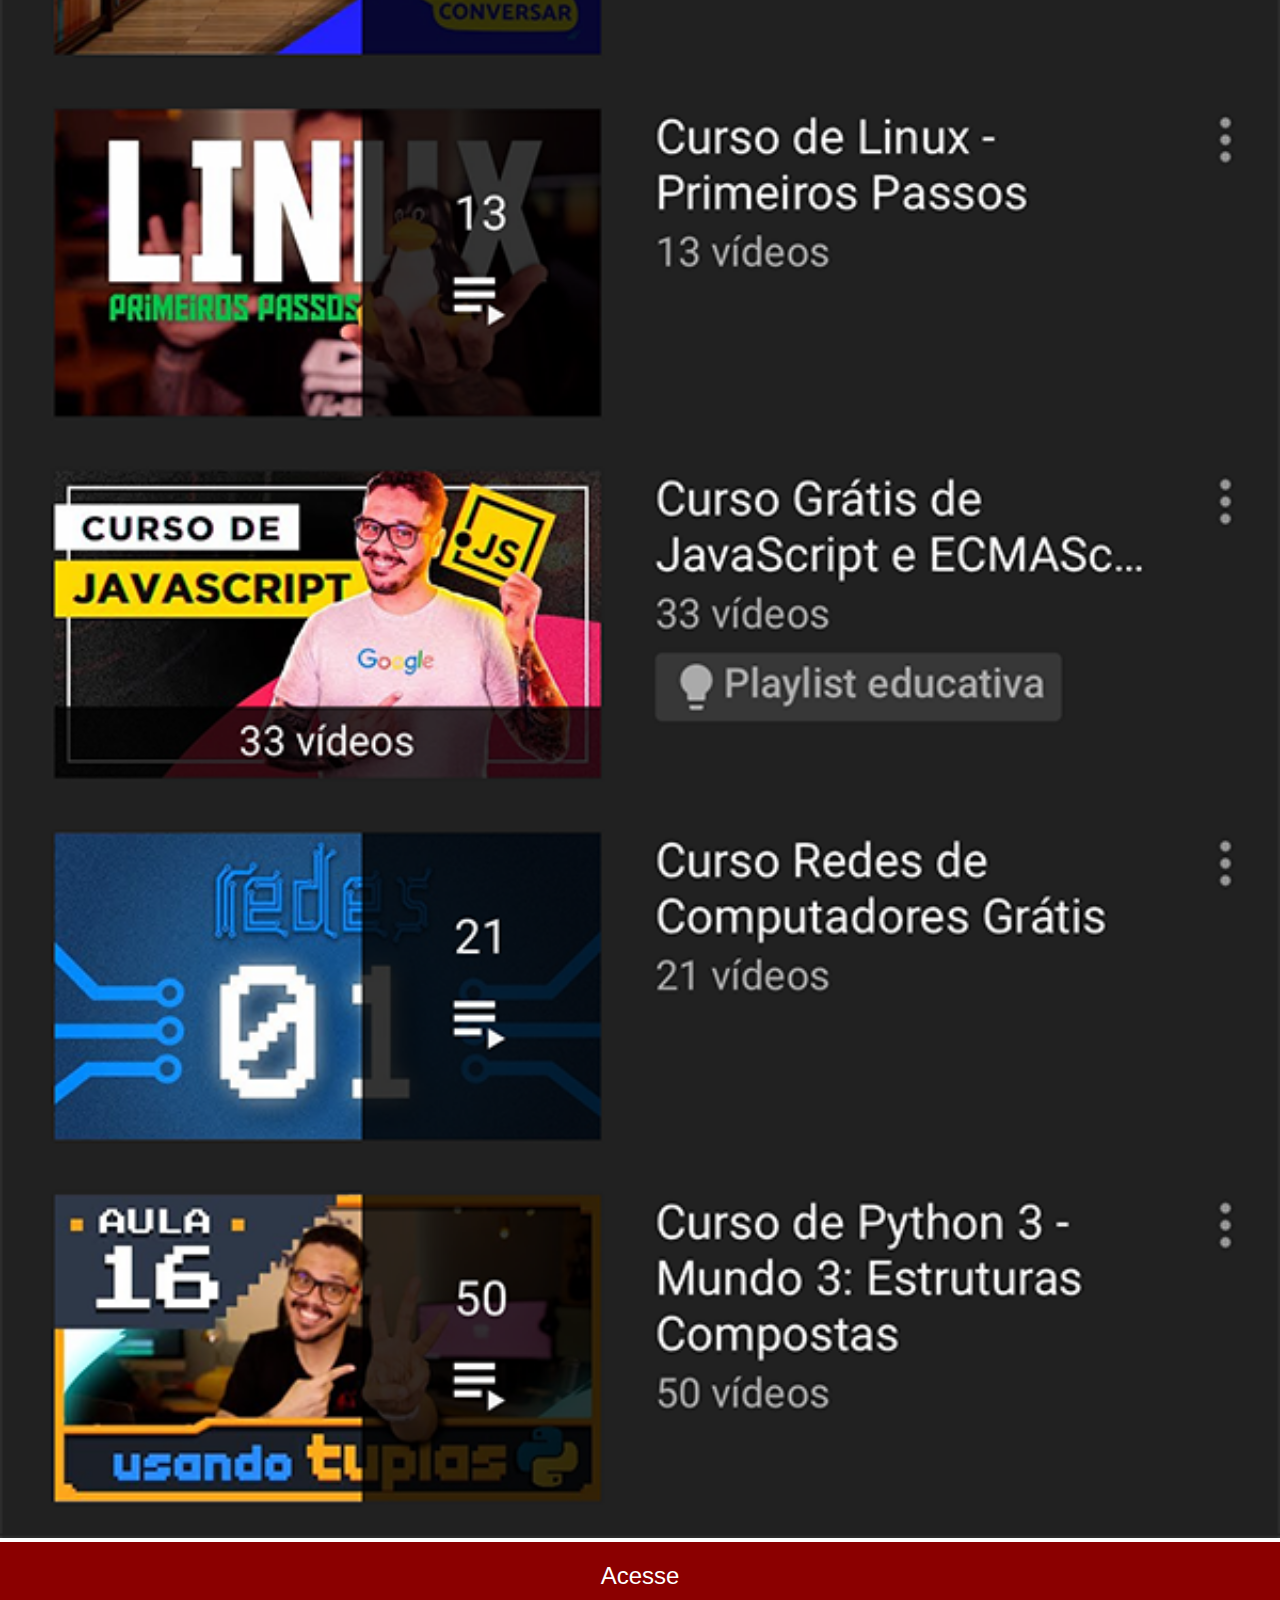
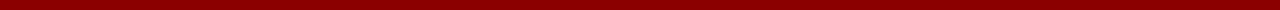
<file: youtube.html>
<!DOCTYPE html>
<html lang="pt-br">
<head>
    <meta charset="UTF-8">
    <meta name="viewport" content="width=device-width, initial-scale=1.0">
    <title>Youtube</title>
    <link rel="stylesheet" href="estilo/social.css">
</head>
<body>
    <img src="imagens/tela-youtube.png" alt="Tela Youtube">
    <a href="https://www.youtube.com/@CursoemVideo/playlists" target="_blank">Acesse</a>
</body>
</html>
</file>
<file: estilo/style.css>
@charset "UTF-8";

* {
    margin: 0;
    padding: 0;
}

::-webkit-scrollbar {
    width: 0;
    height: 0;
}

html, body {
    height: 100vh;
    width: 100vw;
   
}

body {
    background-image: url(../imagens/fundo-madeira.jpg);
    background-size: cover;
    background-repeat: no-repeat;
    background-attachment: fixed;
}

main {
    height: 100vh;
    position: relative;
}

section#telefone {
    position: absolute;
    background-image: url(../imagens/frame-iphone.png);
    background-size: cover;
    background-repeat: no-repeat;
    height: 627px;
    width: 311px;
    top: 50%;
    left: 50%;
    transform: translate(-50%, -50%); 
}

iframe#tela {
    position: relative;
    top: 79px;
    left: 22px;
    width: 86%;
    height: 76%;
}

section#redes-sociais {
    display: flex;
    align-items: end;
    flex-direction: column;
}

section#redes-sociais img {
    width: 50px;
    margin: 10px;
    border-radius: 50%;
    box-shadow: 1px 2px 7px rgba(0, 0, 0, 0.514);
}

section#redes-sociais img:hover {
    box-sizing: border-box;
    border: 2px solid rgba(255, 255, 255, 0.658);
    transform: translate(3px, 3px);
    transition: 0.3s;
}
</file>
<file: estilo/social.css>
* {
    margin: 0;
    padding: 0;
}

::-webkit-scrollbar {
    width: 0;
    height: 0;
}

img {
    width: 100vw;
}

a {
    font-family: Arial, Helvetica, sans-serif;
    display: block;
    padding: 20px;
    color: white;
    background-color: darkred;
    text-decoration: none;
    text-align: center;
    font-size: 1.5em;
}

a:hover {
    text-decoration: underline;
}
</file>
